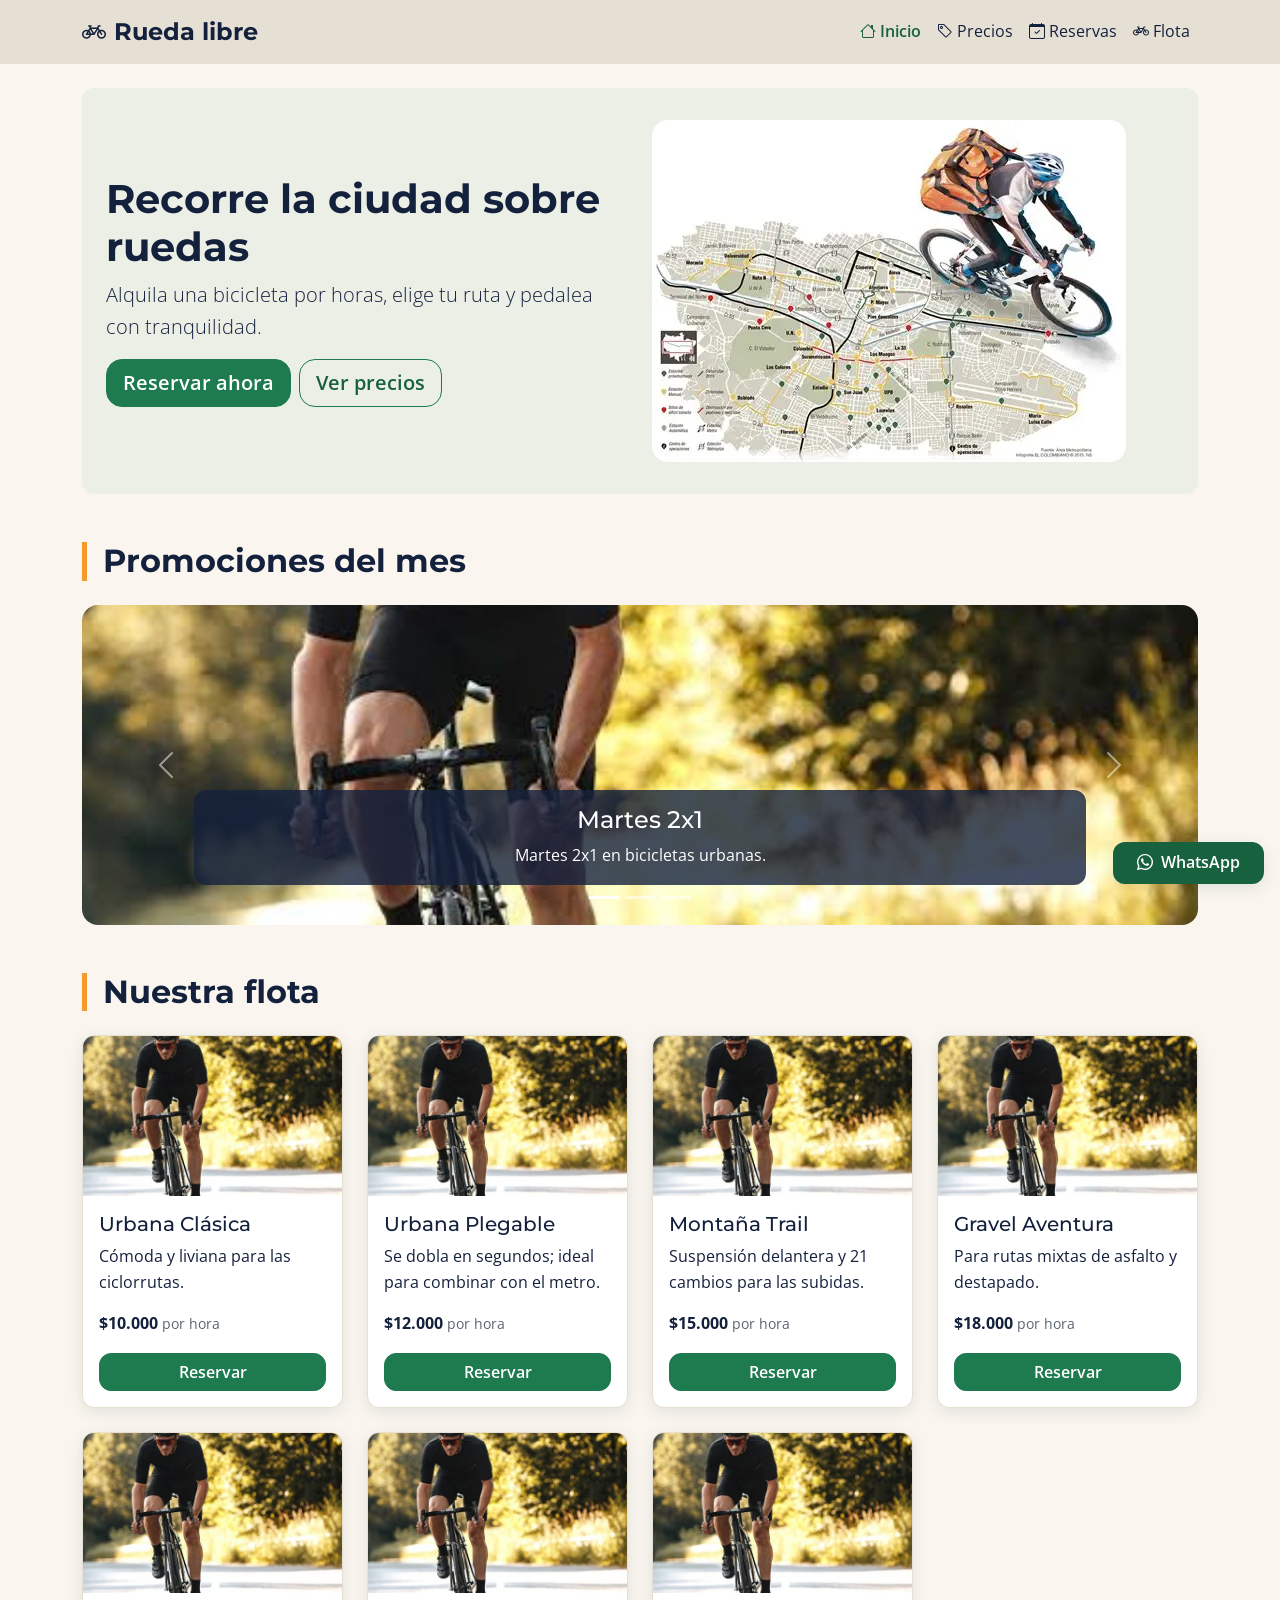
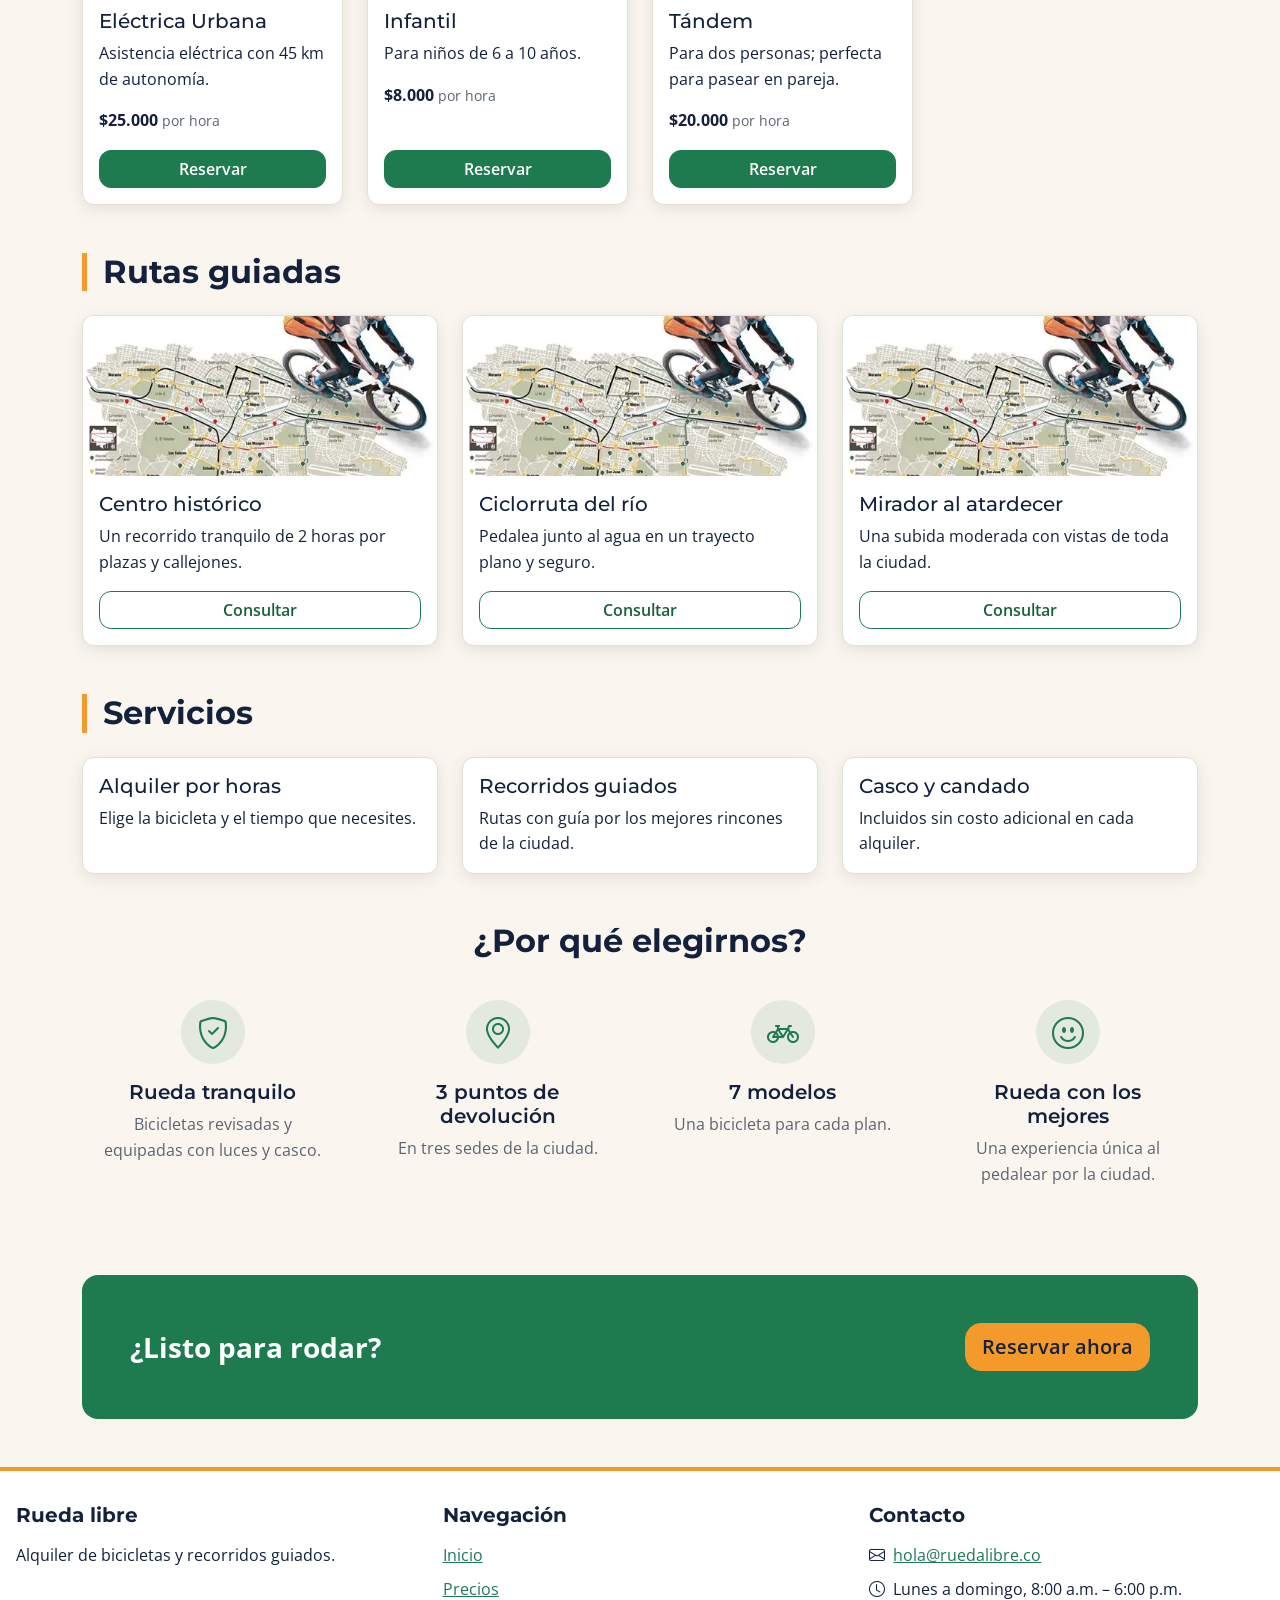
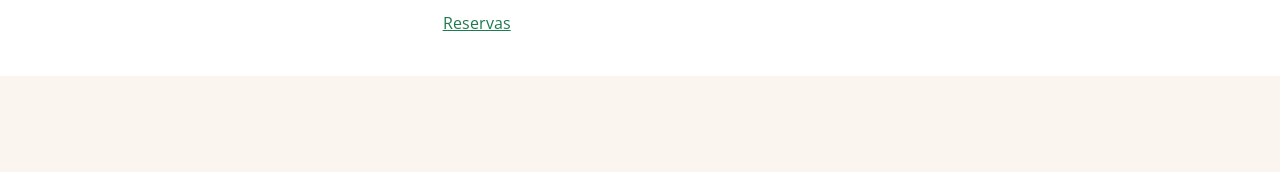
<file: index.html>
<!DOCTYPE html>
<html lang="es">
<head>
    <meta charset="utf-8">
    <meta name="viewport" content="width=device-width, initial-scale=1">
    <title>Rueda libre | Alquiler de bicicletas</title>
    <link rel="preconnect" href="https://fonts.googleapis.com">
    <link rel="preconnect" href="https://fonts.gstatic.com" crossorigin>
    <link href="https://fonts.googleapis.com/css2?family=Montserrat:wght@700&family=Open+Sans:wght@400;600&display=swap" rel="stylesheet">
    <link href="https://cdn.jsdelivr.net/npm/bootstrap@5.3.8/dist/css/bootstrap.min.css" rel="stylesheet" integrity="sha384-sRIl4kxILFvY47J16cr9ZwB07vP4J8+LH7qKQnuqkuIAvNWLzeN8tE5YBujZqJLB" crossorigin="anonymous">
    <link rel="stylesheet" href="https://cdn.jsdelivr.net/npm/bootstrap-icons@1.11.3/font/bootstrap-icons.min.css">
    <link rel="stylesheet" href="css/styles.css">
</head>
<body>
    <header>
        <nav class="navbar navbar-expand-lg navbar-marca">
            <div class="container">
                <a class="navbar-brand logo" href="index.html"><i class="bi bi-bicycle me-2" aria-hidden="true"></i>Rueda libre</a>
                <button class="navbar-toggler" type="button"
                        data-bs-toggle="collapse"
                        data-bs-target="#menuPrincipal"
                        aria-controls="menuPrincipal"
                        aria-expanded="false"
                        aria-label="Abrir menú de navegación">
                    <span class="navbar-toggler-icon"></span>
                </button>
                <div class="collapse navbar-collapse" id="menuPrincipal">
                    <ul class="navbar-nav ms-auto">
                        <li class="nav-item"><a class="nav-link active" href="index.html" aria-current="page"><i class="bi bi-house me-1" aria-hidden="true"></i>Inicio</a></li>
                        <li class="nav-item"><a class="nav-link" href="precios.html"><i class="bi bi-tag me-1" aria-hidden="true"></i>Precios</a></li>
                        <li class="nav-item"><a class="nav-link" href="reservas.html"><i class="bi bi-calendar-check me-1" aria-hidden="true"></i>Reservas</a></li>
                        <li class="nav-item"><a class="nav-link" href="index.html#flota"><i class="bi bi-bicycle me-1" aria-hidden="true"></i>Flota</a></li>
                    </ul>
                </div>
            </div>
        </nav>
    </header>

    <main>
        <div class="container">

            <section id="portada" class="portada-marca my-4">
                <div class="row align-items-center g-4">
                    <div class="col-12 col-md-6">
                        <h1>Recorre la ciudad sobre ruedas</h1>
                        <p class="lead text-start">Alquila una bicicleta por horas, elige tu ruta y pedalea con tranquilidad.</p>
                        <div class="d-flex flex-wrap gap-2">
                            <a href="reservas.html" class="btn btn-primary btn-lg">Reservar ahora</a>
                            <a href="precios.html" class="btn btn-outline-primary btn-lg">Ver precios</a>
                        </div>
                    </div>
                    <div class="col-12 col-md-6">
                        <img src="img/ruta.jpg" alt="Ciclistas recorriendo una ruta de la ciudad" class="img-fluid rounded-3">
                    </div>
                </div>
            </section>

            <section class="py-4" aria-label="Promociones del mes">
                <h2 class="titulo-seccion mb-4">Promociones del mes</h2>
                <div id="promociones" class="carousel slide" data-bs-ride="carousel">
                    <div class="carousel-indicators">
                        <button type="button" data-bs-target="#promociones" data-bs-slide-to="0" class="active" aria-current="true" aria-label="Promoción 1: Martes 2x1"></button>
                        <button type="button" data-bs-target="#promociones" data-bs-slide-to="1" aria-label="Promoción 2: 20 % en eléctricas"></button>
                        <button type="button" data-bs-target="#promociones" data-bs-slide-to="2" aria-label="Promoción 3: recorrido gratis en tu cumpleaños"></button>
                    </div>
                    <div class="carousel-inner rounded-3">
                        <div class="carousel-item active">
                            <img src="img/bicicleta.jpg" class="d-block w-100 carousel-img" alt="Dos bicicletas urbanas listas para alquilar">
                            <div class="carousel-caption">
                                <h3 class="h4">Martes 2x1</h3>
                                <p class="mb-0">Martes 2x1 en bicicletas urbanas.</p>
                            </div>
                        </div>
                        <div class="carousel-item">
                            <img src="img/bicicleta.jpg" class="d-block w-100 carousel-img" alt="Bicicleta eléctrica urbana con asistencia de motor">
                            <div class="carousel-caption">
                                <h3 class="h4">20 % en eléctricas</h3>
                                <p class="mb-0">20 % de descuento en eléctricas de lunes a jueves.</p>
                            </div>
                        </div>
                        <div class="carousel-item">
                            <img src="img/ruta.jpg" class="d-block w-100 carousel-img" alt="Grupo de ciclistas celebrando durante un recorrido guiado">
                            <div class="carousel-caption">
                                <h3 class="h4">Tu cumpleaños, gratis</h3>
                                <p class="mb-0">Si cumples años, el recorrido guiado es gratis.</p>
                            </div>
                        </div>
                    </div>
                    <button class="carousel-control-prev" type="button" data-bs-target="#promociones" data-bs-slide="prev">
                        <span class="carousel-control-prev-icon" aria-hidden="true"></span>
                        <span class="visually-hidden">Anterior</span>
                    </button>
                    <button class="carousel-control-next" type="button" data-bs-target="#promociones" data-bs-slide="next">
                        <span class="carousel-control-next-icon" aria-hidden="true"></span>
                        <span class="visually-hidden">Siguiente</span>
                    </button>
                </div>
            </section>

            <section id="flota" class="py-4">
                <h2 class="titulo-seccion mb-4">Nuestra flota</h2>
                <div class="row g-4">

                    <div class="col-12 col-sm-6 col-lg-4 col-xl-3">
                        <article class="card h-100">
                            <img src="img/bicicleta.jpg" alt="Bicicleta urbana clásica de cuadro bajo" class="card-img-top">
                            <div class="card-body d-flex flex-column">
                                <h3 class="card-title h5">Urbana Clásica</h3>
                                <p class="card-text">Cómoda y liviana para las ciclorrutas.</p>
                                <p class="fw-bold">$10.000 <span class="fw-normal text-body-secondary small">por hora</span></p>
                                <a href="reservas.html" class="btn btn-primary mt-auto">Reservar</a>
                            </div>
                        </article>
                    </div>

                    <div class="col-12 col-sm-6 col-lg-4 col-xl-3">
                        <article class="card h-100">
                            <img src="img/bicicleta.jpg" alt="Bicicleta urbana plegable" class="card-img-top">
                            <div class="card-body d-flex flex-column">
                                <h3 class="card-title h5">Urbana Plegable</h3>
                                <p class="card-text">Se dobla en segundos; ideal para combinar con el metro.</p>
                                <p class="fw-bold">$12.000 <span class="fw-normal text-body-secondary small">por hora</span></p>
                                <a href="reservas.html" class="btn btn-primary mt-auto">Reservar</a>
                            </div>
                        </article>
                    </div>

                    <div class="col-12 col-sm-6 col-lg-4 col-xl-3">
                        <article class="card h-100">
                            <img src="img/bicicleta.jpg" alt="Bicicleta de montaña con suspensión delantera" class="card-img-top">
                            <div class="card-body d-flex flex-column">
                                <h3 class="card-title h5">Montaña Trail</h3>
                                <p class="card-text">Suspensión delantera y 21 cambios para las subidas.</p>
                                <p class="fw-bold">$15.000 <span class="fw-normal text-body-secondary small">por hora</span></p>
                                <a href="reservas.html" class="btn btn-primary mt-auto">Reservar</a>
                            </div>
                        </article>
                    </div>

                    <div class="col-12 col-sm-6 col-lg-4 col-xl-3">
                        <article class="card h-100">
                            <img src="img/bicicleta.jpg" alt="Bicicleta gravel para rutas mixtas" class="card-img-top">
                            <div class="card-body d-flex flex-column">
                                <h3 class="card-title h5">Gravel Aventura</h3>
                                <p class="card-text">Para rutas mixtas de asfalto y destapado.</p>
                                <p class="fw-bold">$18.000 <span class="fw-normal text-body-secondary small">por hora</span></p>
                                <a href="reservas.html" class="btn btn-primary mt-auto">Reservar</a>
                            </div>
                        </article>
                    </div>

                    <div class="col-12 col-sm-6 col-lg-4 col-xl-3">
                        <article class="card h-100">
                            <img src="img/bicicleta.jpg" alt="Bicicleta eléctrica urbana con motor asistido" class="card-img-top">
                            <div class="card-body d-flex flex-column">
                                <h3 class="card-title h5">Eléctrica Urbana</h3>
                                <p class="card-text">Asistencia eléctrica con 45 km de autonomía.</p>
                                <p class="fw-bold">$25.000 <span class="fw-normal text-body-secondary small">por hora</span></p>
                                <a href="reservas.html" class="btn btn-primary mt-auto">Reservar</a>
                            </div>
                        </article>
                    </div>

                    <div class="col-12 col-sm-6 col-lg-4 col-xl-3">
                        <article class="card h-100">
                            <img src="img/bicicleta.jpg" alt="Bicicleta infantil con ruedas pequeñas" class="card-img-top">
                            <div class="card-body d-flex flex-column">
                                <h3 class="card-title h5">Infantil</h3>
                                <p class="card-text">Para niños de 6 a 10 años.</p>
                                <p class="fw-bold">$8.000 <span class="fw-normal text-body-secondary small">por hora</span></p>
                                <a href="reservas.html" class="btn btn-primary mt-auto">Reservar</a>
                            </div>
                        </article>
                    </div>

                    <div class="col-12 col-sm-6 col-lg-4 col-xl-3">
                        <article class="card h-100">
                            <img src="img/bicicleta.jpg" alt="Bicicleta tándem para dos personas" class="card-img-top">
                            <div class="card-body d-flex flex-column">
                                <h3 class="card-title h5">Tándem</h3>
                                <p class="card-text">Para dos personas; perfecta para pasear en pareja.</p>
                                <p class="fw-bold">$20.000 <span class="fw-normal text-body-secondary small">por hora</span></p>
                                <a href="reservas.html" class="btn btn-primary mt-auto">Reservar</a>
                            </div>
                        </article>
                    </div>

                </div>
            </section>

            <section class="py-4">
                <h2 class="titulo-seccion mb-4">Rutas guiadas</h2>
                <div class="row g-4">
                    <div class="col-12 col-md-4">
                        <article class="card h-100">
                            <img src="img/ruta.jpg" alt="Ruta por el centro histórico" class="card-img-top">
                            <div class="card-body d-flex flex-column">
                                <h3 class="card-title h5">Centro histórico</h3>
                                <p class="card-text">Un recorrido tranquilo de 2 horas por plazas y callejones.</p>
                                <a href="precios.html" class="btn btn-outline-primary mt-auto">Consultar</a>
                            </div>
                        </article>
                    </div>
                    <div class="col-12 col-md-4">
                        <article class="card h-100">
                            <img src="img/ruta.jpg" alt="Ruta por la ciclorruta del río" class="card-img-top">
                            <div class="card-body d-flex flex-column">
                                <h3 class="card-title h5">Ciclorruta del río</h3>
                                <p class="card-text">Pedalea junto al agua en un trayecto plano y seguro.</p>
                                <a href="precios.html" class="btn btn-outline-primary mt-auto">Consultar</a>
                            </div>
                        </article>
                    </div>
                    <div class="col-12 col-md-4">
                        <article class="card h-100">
                            <img src="img/ruta.jpg" alt="Ruta de montaña al atardecer" class="card-img-top">
                            <div class="card-body d-flex flex-column">
                                <h3 class="card-title h5">Mirador al atardecer</h3>
                                <p class="card-text">Una subida moderada con vistas de toda la ciudad.</p>
                                <a href="precios.html" class="btn btn-outline-primary mt-auto">Consultar</a>
                            </div>
                        </article>
                    </div>
                </div>
            </section>

            <section class="py-4">
                <h2 class="titulo-seccion mb-4">Servicios</h2>
                <div class="row g-4">
                    <div class="col-12 col-md-4">
                        <div class="card h-100"><div class="card-body">
                            <h3 class="card-title h5">Alquiler por horas</h3>
                            <p class="card-text">Elige la bicicleta y el tiempo que necesites.</p>
                        </div></div>
                    </div>
                    <div class="col-12 col-md-4">
                        <div class="card h-100"><div class="card-body">
                            <h3 class="card-title h5">Recorridos guiados</h3>
                            <p class="card-text">Rutas con guía por los mejores rincones de la ciudad.</p>
                        </div></div>
                    </div>
                    <div class="col-12 col-md-4">
                        <div class="card h-100"><div class="card-body">
                            <h3 class="card-title h5">Casco y candado</h3>
                            <p class="card-text">Incluidos sin costo adicional en cada alquiler.</p>
                        </div></div>
                    </div>
                </div>
            </section>

            <section class="py-4">
                <h2 class="text-center mb-4">¿Por qué elegirnos?</h2>
                <div class="row g-4">
                    <div class="col-12 col-sm-6 col-lg-3">
                        <div class="text-center p-3">
                            <span class="icono-beneficio text-primary"><i class="bi bi-shield-check" aria-hidden="true"></i></span>
                            <h3 class="h5 fw-semibold">Rueda tranquilo</h3>
                            <p class="text-body-secondary mb-0">Bicicletas revisadas y equipadas con luces y casco.</p>
                        </div>
                    </div>
                    <div class="col-12 col-sm-6 col-lg-3">
                        <div class="text-center p-3">
                            <span class="icono-beneficio text-primary"><i class="bi bi-geo-alt" aria-hidden="true"></i></span>
                            <h3 class="h5 fw-semibold">3 puntos de devolución</h3>
                            <p class="text-body-secondary mb-0">En tres sedes de la ciudad.</p>
                        </div>
                    </div>
                    <div class="col-12 col-sm-6 col-lg-3">
                        <div class="text-center p-3">
                            <span class="icono-beneficio text-primary"><i class="bi bi-bicycle" aria-hidden="true"></i></span>
                            <h3 class="h5 fw-semibold">7 modelos</h3>
                            <p class="text-body-secondary mb-0">Una bicicleta para cada plan.</p>
                        </div>
                    </div>
                    <div class="col-12 col-sm-6 col-lg-3">
                        <div class="text-center p-3">
                            <span class="icono-beneficio text-primary"><i class="bi bi-emoji-smile" aria-hidden="true"></i></span>
                            <h3 class="h5 fw-semibold">Rueda con los mejores</h3>
                            <p class="text-body-secondary mb-0">Una experiencia única al pedalear por la ciudad.</p>
                        </div>
                    </div>
                </div>
            </section>

            <section class="text-bg-primary rounded-3 p-3 p-md-5 my-5">
                <div class="d-flex flex-column flex-md-row align-items-center justify-content-md-between gap-3">
                    <p class="fs-3 fw-bold mb-0">¿Listo para rodar?</p>
                    <a href="reservas.html" class="btn btn-pedal btn-lg">Reservar ahora</a>
                </div>
            </section>

        </div>
    </main>

    <footer class="pie">
        <div class="pie-bloque">
            <h2>Rueda libre</h2>
            <p>Alquiler de bicicletas y recorridos guiados.</p>
        </div>
        <div class="pie-bloque">
            <h2>Navegación</h2>
            <ul class="pie-lista">
                <li><a href="index.html">Inicio</a></li>
                <li><a href="precios.html">Precios</a></li>
                <li><a href="reservas.html">Reservas</a></li>
            </ul>
        </div>
        <div class="pie-bloque">
            <h2>Contacto</h2>
            <ul class="pie-lista">
                <li><i class="bi bi-envelope me-2" aria-hidden="true"></i><a href="mailto:hola@ruedalibre.co">hola@ruedalibre.co</a></li>
                <li><i class="bi bi-clock me-2" aria-hidden="true"></i>Lunes a domingo, 8:00 a.m. – 6:00 p.m.</li>
            </ul>
        </div>
    </footer>

    <a href="https://wa.me/573000000000" class="whatsapp" target="_blank" rel="noopener noreferrer"><i class="bi bi-whatsapp me-2" aria-hidden="true"></i>WhatsApp</a>

    <script src="https://cdn.jsdelivr.net/npm/bootstrap@5.3.8/dist/js/bootstrap.bundle.min.js" integrity="sha384-FKyoEForCGlyvwx9Hj09JcYn3nv7wiPVlz7YYwJrWVcXK/BmnVDxM+D2scQbITxI" crossorigin="anonymous"></script>
</body>
</html>
</file>
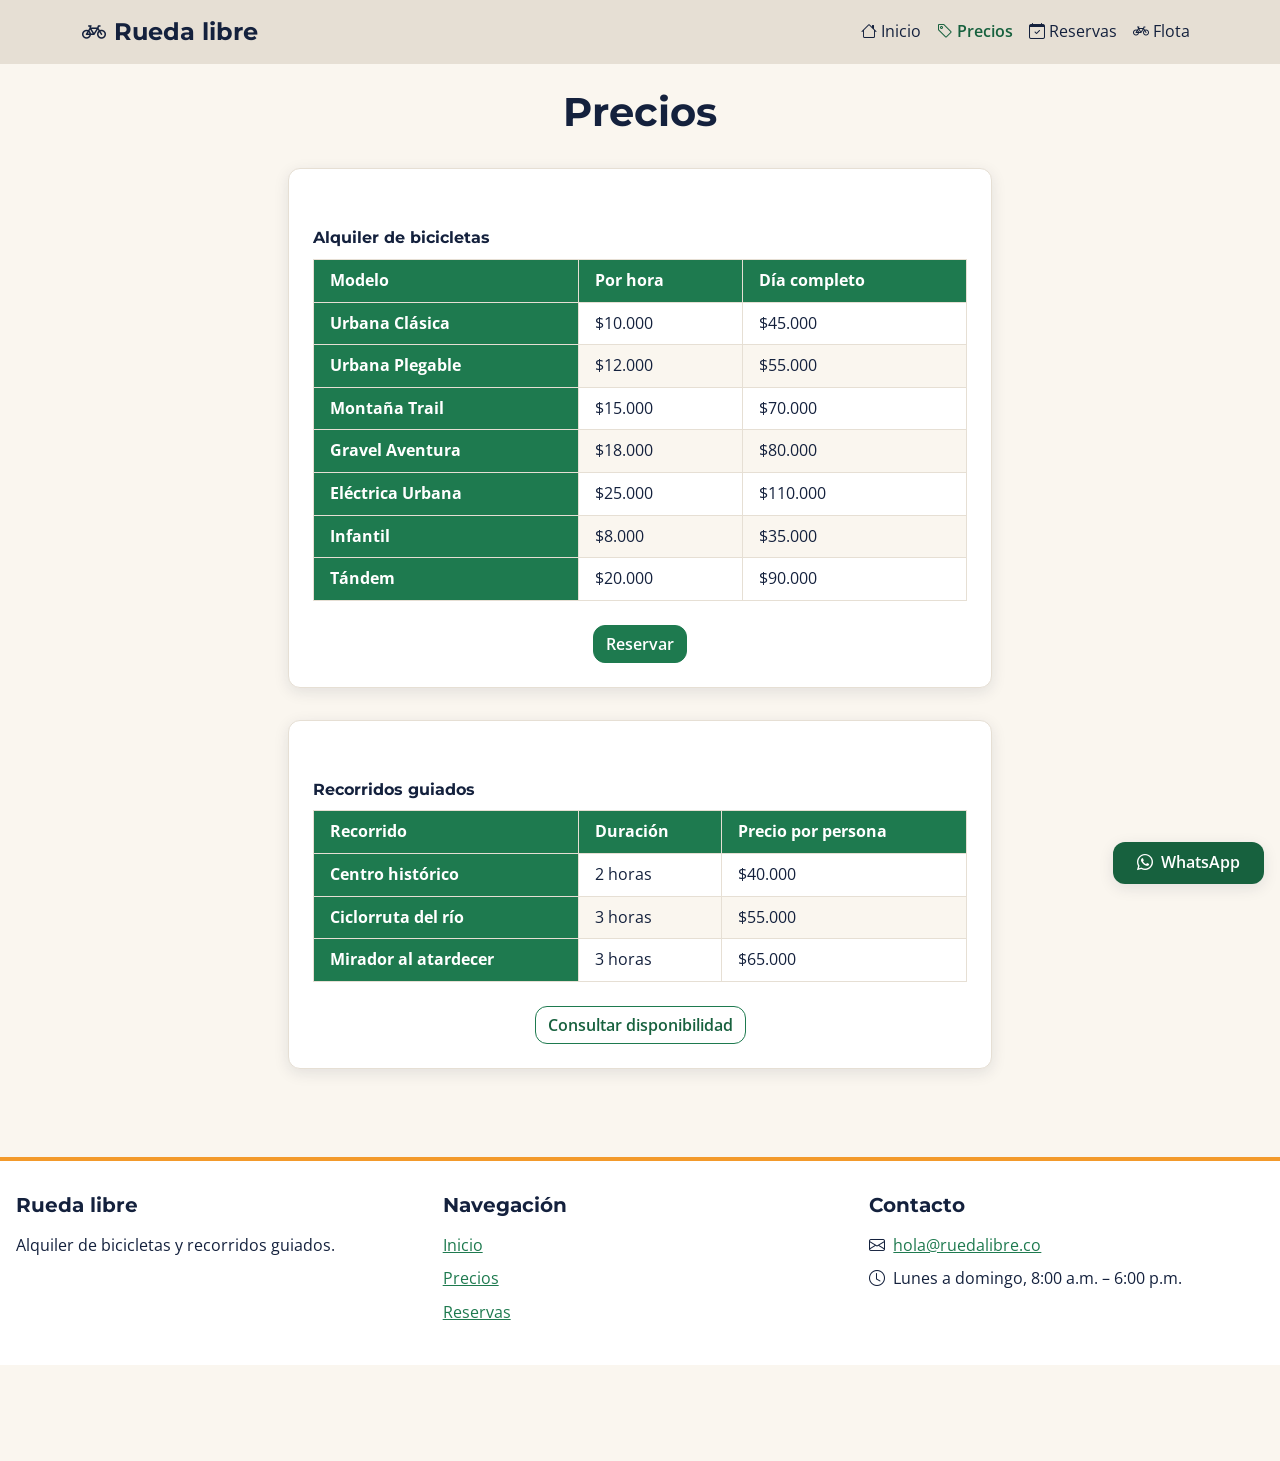
<file: precios.html>
<!DOCTYPE html>
<html lang="es">
<head>
    <meta charset="utf-8">
    <meta name="viewport" content="width=device-width, initial-scale=1">
    <title>Precios | Rueda libre</title>
    <link rel="preconnect" href="https://fonts.googleapis.com">
    <link rel="preconnect" href="https://fonts.gstatic.com" crossorigin>
    <link href="https://fonts.googleapis.com/css2?family=Montserrat:wght@700&family=Open+Sans:wght@400;600&display=swap" rel="stylesheet">
    <link href="https://cdn.jsdelivr.net/npm/bootstrap@5.3.8/dist/css/bootstrap.min.css" rel="stylesheet" integrity="sha384-sRIl4kxILFvY47J16cr9ZwB07vP4J8+LH7qKQnuqkuIAvNWLzeN8tE5YBujZqJLB" crossorigin="anonymous">
    <link rel="stylesheet" href="https://cdn.jsdelivr.net/npm/bootstrap-icons@1.11.3/font/bootstrap-icons.min.css">
    <link rel="stylesheet" href="css/styles.css">
</head>
<body>
    <header>
        <nav class="navbar navbar-expand-lg navbar-marca">
            <div class="container">
                <a class="navbar-brand logo" href="index.html"><i class="bi bi-bicycle me-2" aria-hidden="true"></i>Rueda libre</a>
                <button class="navbar-toggler" type="button"
                        data-bs-toggle="collapse"
                        data-bs-target="#menuPrincipal"
                        aria-controls="menuPrincipal"
                        aria-expanded="false"
                        aria-label="Abrir menú de navegación">
                    <span class="navbar-toggler-icon"></span>
                </button>
                <div class="collapse navbar-collapse" id="menuPrincipal">
                    <ul class="navbar-nav ms-auto">
                        <li class="nav-item"><a class="nav-link" href="index.html"><i class="bi bi-house me-1" aria-hidden="true"></i>Inicio</a></li>
                        <li class="nav-item"><a class="nav-link active" href="precios.html" aria-current="page"><i class="bi bi-tag me-1" aria-hidden="true"></i>Precios</a></li>
                        <li class="nav-item"><a class="nav-link" href="reservas.html"><i class="bi bi-calendar-check me-1" aria-hidden="true"></i>Reservas</a></li>
                        <li class="nav-item"><a class="nav-link" href="index.html#flota"><i class="bi bi-bicycle me-1" aria-hidden="true"></i>Flota</a></li>
                    </ul>
                </div>
            </div>
        </nav>
    </header>

    <main class="container py-4">
        <h1 class="text-center">Precios</h1>

        <section id="precio_alquiler" class="tarjeta">
            <div class="table-responsive">
                <table>
                    <caption>Alquiler de bicicletas</caption>
                    <thead>
                        <tr>
                            <th scope="col">Modelo</th>
                            <th scope="col">Por hora</th>
                            <th scope="col">Día completo</th>
                        </tr>
                    </thead>
                    <tbody>
                        <tr><th scope="row">Urbana Clásica</th><td>$10.000</td><td>$45.000</td></tr>
                        <tr><th scope="row">Urbana Plegable</th><td>$12.000</td><td>$55.000</td></tr>
                        <tr><th scope="row">Montaña Trail</th><td>$15.000</td><td>$70.000</td></tr>
                        <tr><th scope="row">Gravel Aventura</th><td>$18.000</td><td>$80.000</td></tr>
                        <tr><th scope="row">Eléctrica Urbana</th><td>$25.000</td><td>$110.000</td></tr>
                        <tr><th scope="row">Infantil</th><td>$8.000</td><td>$35.000</td></tr>
                        <tr><th scope="row">Tándem</th><td>$20.000</td><td>$90.000</td></tr>
                    </tbody>
                </table>
            </div>
            <div class="text-center">
                <a href="reservas.html" class="btn btn-primary">Reservar</a>
            </div>
        </section>

        <section id="recorridos_guiados" class="tarjeta">
            <div class="table-responsive">
                <table>
                    <caption>Recorridos guiados</caption>
                    <thead>
                        <tr>
                            <th scope="col">Recorrido</th>
                            <th scope="col">Duración</th>
                            <th scope="col">Precio por persona</th>
                        </tr>
                    </thead>
                    <tbody>
                        <tr><th scope="row">Centro histórico</th><td>2 horas</td><td>$40.000</td></tr>
                        <tr><th scope="row">Ciclorruta del río</th><td>3 horas</td><td>$55.000</td></tr>
                        <tr><th scope="row">Mirador al atardecer</th><td>3 horas</td><td>$65.000</td></tr>
                    </tbody>
                </table>
            </div>
            <div class="text-center">
                <a href="reservas.html" class="btn btn-outline-primary">Consultar disponibilidad</a>
            </div>
        </section>
    </main>

    <footer class="pie">
        <div class="pie-bloque">
            <h2>Rueda libre</h2>
            <p>Alquiler de bicicletas y recorridos guiados.</p>
        </div>
        <div class="pie-bloque">
            <h2>Navegación</h2>
            <ul class="pie-lista">
                <li><a href="index.html">Inicio</a></li>
                <li><a href="precios.html">Precios</a></li>
                <li><a href="reservas.html">Reservas</a></li>
            </ul>
        </div>
        <div class="pie-bloque">
            <h2>Contacto</h2>
            <ul class="pie-lista">
                <li><i class="bi bi-envelope me-2" aria-hidden="true"></i><a href="mailto:hola@ruedalibre.co">hola@ruedalibre.co</a></li>
                <li><i class="bi bi-clock me-2" aria-hidden="true"></i>Lunes a domingo, 8:00 a.m. – 6:00 p.m.</li>
            </ul>
        </div>
    </footer>

    <a href="https://wa.me/573000000000" class="whatsapp" target="_blank" rel="noopener noreferrer"><i class="bi bi-whatsapp me-2" aria-hidden="true"></i>WhatsApp</a>

    <script src="https://cdn.jsdelivr.net/npm/bootstrap@5.3.8/dist/js/bootstrap.bundle.min.js" integrity="sha384-FKyoEForCGlyvwx9Hj09JcYn3nv7wiPVlz7YYwJrWVcXK/BmnVDxM+D2scQbITxI" crossorigin="anonymous"></script>
</body>
</html>
</file>
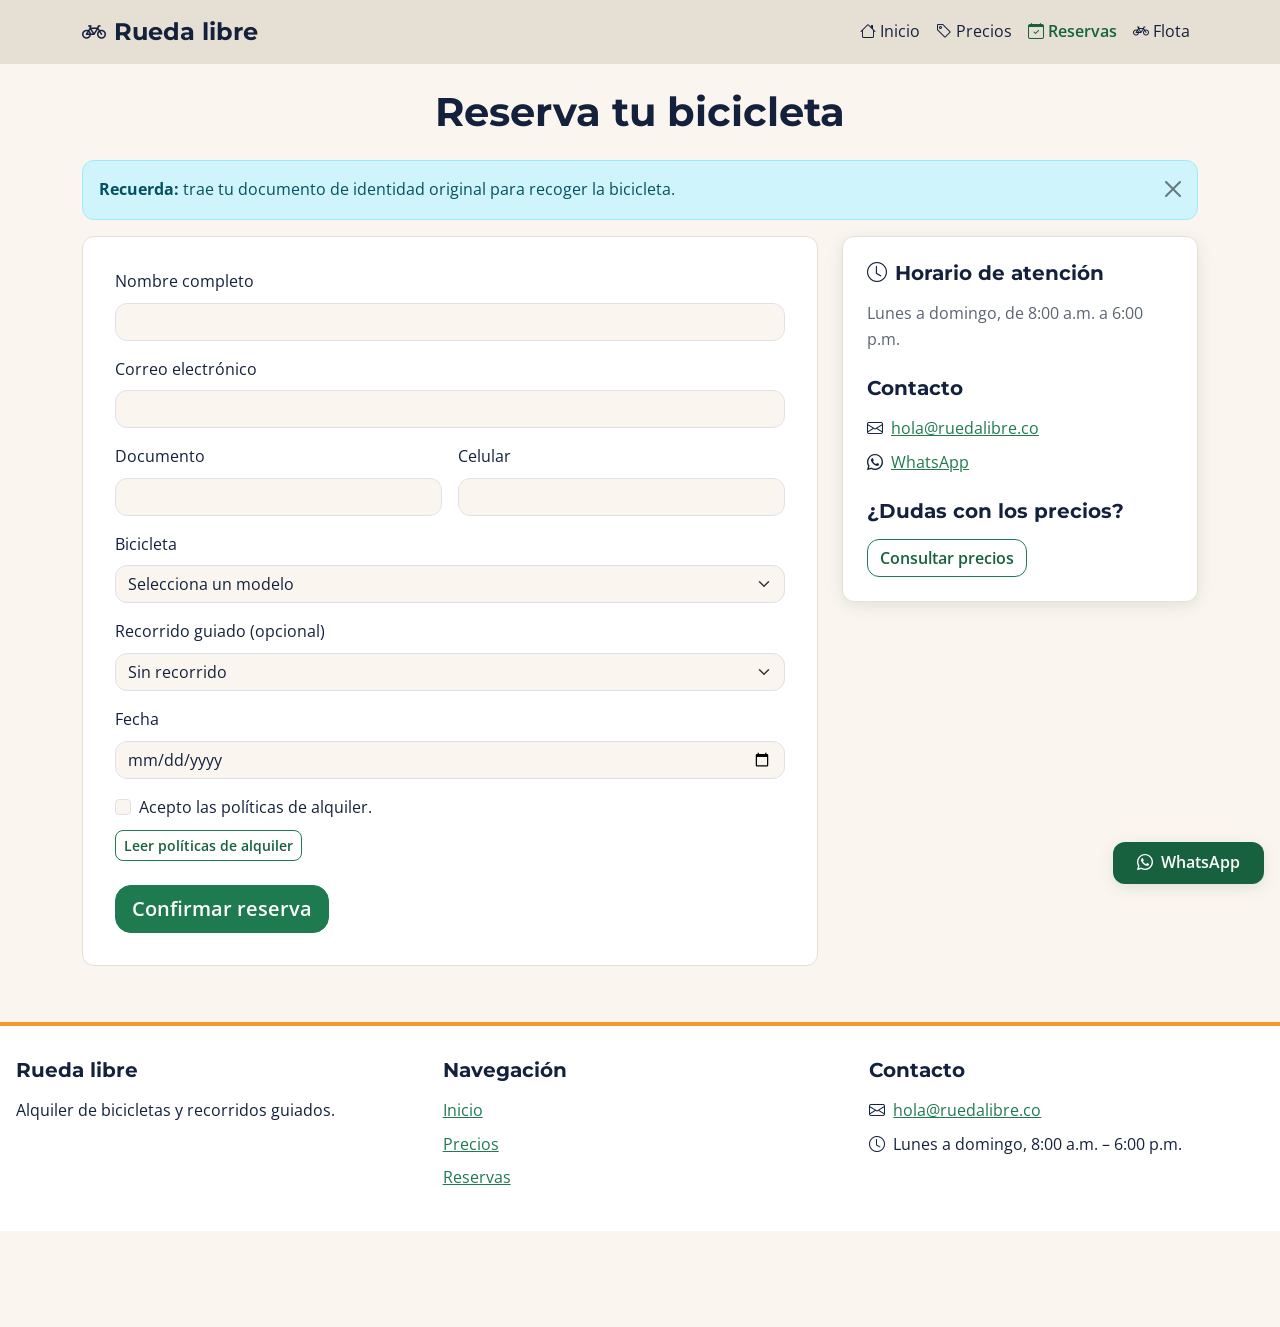
<file: reservas.html>
<!DOCTYPE html>
<html lang="es">
<head>
    <meta charset="utf-8">
    <meta name="viewport" content="width=device-width, initial-scale=1">
    <title>Reservas | Rueda libre</title>
    <link rel="preconnect" href="https://fonts.googleapis.com">
    <link rel="preconnect" href="https://fonts.gstatic.com" crossorigin>
    <link href="https://fonts.googleapis.com/css2?family=Montserrat:wght@700&family=Open+Sans:wght@400;600&display=swap" rel="stylesheet">
    <link href="https://cdn.jsdelivr.net/npm/bootstrap@5.3.8/dist/css/bootstrap.min.css" rel="stylesheet" integrity="sha384-sRIl4kxILFvY47J16cr9ZwB07vP4J8+LH7qKQnuqkuIAvNWLzeN8tE5YBujZqJLB" crossorigin="anonymous">
    <link rel="stylesheet" href="https://cdn.jsdelivr.net/npm/bootstrap-icons@1.11.3/font/bootstrap-icons.min.css">
    <link rel="stylesheet" href="css/styles.css">
</head>
<body>
    <header>
        <nav class="navbar navbar-expand-lg navbar-marca">
            <div class="container">
                <a class="navbar-brand logo" href="index.html"><i class="bi bi-bicycle me-2" aria-hidden="true"></i>Rueda libre</a>
                <button class="navbar-toggler" type="button"
                        data-bs-toggle="collapse"
                        data-bs-target="#menuPrincipal"
                        aria-controls="menuPrincipal"
                        aria-expanded="false"
                        aria-label="Abrir menú de navegación">
                    <span class="navbar-toggler-icon"></span>
                </button>
                <div class="collapse navbar-collapse" id="menuPrincipal">
                    <ul class="navbar-nav ms-auto">
                        <li class="nav-item"><a class="nav-link" href="index.html"><i class="bi bi-house me-1" aria-hidden="true"></i>Inicio</a></li>
                        <li class="nav-item"><a class="nav-link" href="precios.html"><i class="bi bi-tag me-1" aria-hidden="true"></i>Precios</a></li>
                        <li class="nav-item"><a class="nav-link active" href="reservas.html" aria-current="page"><i class="bi bi-calendar-check me-1" aria-hidden="true"></i>Reservas</a></li>
                        <li class="nav-item"><a class="nav-link" href="index.html#flota"><i class="bi bi-bicycle me-1" aria-hidden="true"></i>Flota</a></li>
                    </ul>
                </div>
            </div>
        </nav>
    </header>

    <main class="container py-4">
        <h1 class="text-center mb-4">Reserva tu bicicleta</h1>

        <div class="alert alert-info alert-dismissible fade show" role="alert">
            <strong>Recuerda:</strong> trae tu documento de identidad original para recoger la bicicleta.
            <button type="button" class="btn-close" data-bs-dismiss="alert" aria-label="Cerrar aviso"></button>
        </div>

        <div class="row g-4">

            <div class="col-12 col-lg-8">
            <form class="formulario needs-validation" action="#" method="post" novalidate>
                <div class="mb-3">
                    <label for="nombre" class="form-label">Nombre completo</label>
                    <input type="text" class="form-control" id="nombre" name="nombre" autocomplete="name" minlength="3" maxlength="60" required>
                    <div class="invalid-feedback">Escribe tu nombre completo (mínimo 3 letras).</div>
                </div>

                <div class="mb-3">
                    <label for="correo" class="form-label">Correo electrónico</label>
                    <input type="email" class="form-control" id="correo" name="correo" autocomplete="email" required>
                    <div class="invalid-feedback">Escribe un correo válido, por ejemplo nombre@correo.com.</div>
                </div>

                <div class="row g-3 mb-3">
                    <div class="col-12 col-md-6">
                        <label for="documento" class="form-label">Documento</label>
                        <input type="text" class="form-control" id="documento" name="documento" inputmode="numeric" pattern="[0-9]{6,12}" required>
                        <div class="invalid-feedback">Escribe solo números, entre 6 y 12 dígitos, sin puntos ni espacios.</div>
                    </div>
                    <div class="col-12 col-md-6">
                        <label for="telefono" class="form-label">Celular</label>
                        <input type="tel" class="form-control" id="telefono" name="telefono" inputmode="tel" autocomplete="tel" pattern="[0-9]{10}" required>
                        <div class="invalid-feedback">Escribe los 10 dígitos de tu celular, sin espacios ni guiones.</div>
                    </div>
                </div>

                <div class="mb-3">
                    <label for="bicicleta" class="form-label">Bicicleta</label>
                    <select class="form-select" id="bicicleta" name="bicicleta" required>
                        <option value="">Selecciona un modelo</option>
                        <option value="urbana-clasica">Urbana Clásica</option>
                        <option value="urbana-plegable">Urbana Plegable</option>
                        <option value="montana-trail">Montaña Trail</option>
                        <option value="gravel-aventura">Gravel Aventura</option>
                        <option value="electrica-urbana">Eléctrica Urbana</option>
                        <option value="infantil">Infantil</option>
                        <option value="tandem">Tándem</option>
                    </select>
                    <div class="invalid-feedback">Elige el modelo de bicicleta que quieres alquilar.</div>
                </div>

                <div class="mb-3">
                    <label for="recorrido" class="form-label">Recorrido guiado (opcional)</label>
                    <select class="form-select" id="recorrido" name="recorrido">
                        <option value="">Sin recorrido</option>
                        <option value="centro-historico">Centro histórico</option>
                        <option value="ciclorruta-rio">Ciclorruta del río</option>
                        <option value="mirador-atardecer">Mirador al atardecer</option>
                    </select>
                </div>

                <div class="mb-3">
                    <label for="fecha" class="form-label">Fecha</label>
                    <input type="date" class="form-control" id="fecha" name="fecha" required>
                    <div class="invalid-feedback">Elige una fecha desde hoy y hasta dentro de 90 días.</div>
                </div>

                <div class="mb-4">
                    <div class="form-check">
                        <input class="form-check-input" type="checkbox" id="terminos" name="terminos" required>
                        <label class="form-check-label" for="terminos">Acepto las políticas de alquiler.</label>
                        <div class="invalid-feedback">Debes aceptar las políticas para poder reservar.</div>
                    </div>
                    <button type="button" class="btn btn-outline-primary btn-sm mt-2" data-bs-toggle="modal" data-bs-target="#modalPoliticas">Leer políticas de alquiler</button>
                </div>

                <button type="submit" class="btn btn-primary btn-lg">Confirmar reserva</button>
            </form>
            </div>

            <div class="col-12 col-lg-4">
            <aside class="info-contacto">
                <h3><i class="bi bi-clock me-2" aria-hidden="true"></i>Horario de atención</h3>
                <p class="texto_secundario text-start">Lunes a domingo, de 8:00 a.m. a 6:00 p.m.</p>

                <h3>Contacto</h3>
                <ul class="pie-lista">
                    <li><i class="bi bi-envelope me-2" aria-hidden="true"></i><a href="mailto:hola@ruedalibre.co">hola@ruedalibre.co</a></li>
                    <li><i class="bi bi-whatsapp me-2" aria-hidden="true"></i><a href="https://wa.me/573000000000" target="_blank" rel="noopener noreferrer">WhatsApp</a></li>
                </ul>

                <h3>¿Dudas con los precios?</h3>
                <a href="precios.html" class="btn btn-outline-primary">Consultar precios</a>
            </aside>
            </div>

        </div>
    </main>

    <footer class="pie">
        <div class="pie-bloque">
            <h2>Rueda libre</h2>
            <p>Alquiler de bicicletas y recorridos guiados.</p>
        </div>
        <div class="pie-bloque">
            <h2>Navegación</h2>
            <ul class="pie-lista">
                <li><a href="index.html">Inicio</a></li>
                <li><a href="precios.html">Precios</a></li>
                <li><a href="reservas.html">Reservas</a></li>
            </ul>
        </div>
        <div class="pie-bloque">
            <h2>Contacto</h2>
            <ul class="pie-lista">
                <li><i class="bi bi-envelope me-2" aria-hidden="true"></i><a href="mailto:hola@ruedalibre.co">hola@ruedalibre.co</a></li>
                <li><i class="bi bi-clock me-2" aria-hidden="true"></i>Lunes a domingo, 8:00 a.m. – 6:00 p.m.</li>
            </ul>
        </div>
    </footer>

    <div class="modal fade" id="modalPoliticas" tabindex="-1" aria-labelledby="tituloPoliticas" aria-hidden="true">
        <div class="modal-dialog modal-dialog-scrollable">
            <div class="modal-content">
                <div class="modal-header">
                    <h2 class="modal-title h5" id="tituloPoliticas">Políticas de alquiler</h2>
                    <button type="button" class="btn-close" data-bs-dismiss="modal" aria-label="Cerrar"></button>
                </div>
                <div class="modal-body">
                    <ol class="mb-0">
                        <li>Presenta tu documento de identidad original al recoger la bicicleta.</li>
                        <li>Revisa la bicicleta con el asesor antes de salir.</li>
                        <li>Cada 15 minutos de retraso en la devolución tienen un recargo de $5.000.</li>
                        <li>Los daños por mal uso se cobran según el costo de la reparación.</li>
                        <li>Los menores de edad deben estar acompañados por un adulto responsable.</li>
                    </ol>
                </div>
                <div class="modal-footer">
                    <button type="button" class="btn btn-primary" data-bs-dismiss="modal">Entendido</button>
                </div>
            </div>
        </div>
    </div>

    <a href="https://wa.me/573000000000" class="whatsapp" target="_blank" rel="noopener noreferrer"><i class="bi bi-whatsapp me-2" aria-hidden="true"></i>WhatsApp</a>

    <script src="https://cdn.jsdelivr.net/npm/bootstrap@5.3.8/dist/js/bootstrap.bundle.min.js" integrity="sha384-FKyoEForCGlyvwx9Hj09JcYn3nv7wiPVlz7YYwJrWVcXK/BmnVDxM+D2scQbITxI" crossorigin="anonymous"></script>
    <script>
    // Ejemplo de JavaScript de inicio de la documentación de Bootstrap para validación
    (() => {
      'use strict'

      // Fetch all the forms we want to apply custom Bootstrap validation styles to
      const forms = document.querySelectorAll('.needs-validation')

      // Loop over them and prevent submission
      Array.from(forms).forEach(form => {
        form.addEventListener('submit', event => {
          if (!form.checkValidity()) {
            event.preventDefault()
            event.stopPropagation()
          }

          form.classList.add('was-validated')
        }, false)
      })
    })()
    </script>

    <script>
    // Fecha: desde hoy hasta 90 días (reglas nativas min y max)
    (() => {
      const fecha = document.getElementById('fecha')
      const f = d => d.toLocaleDateString('en-CA')
      const hoy = new Date()
      const limite = new Date()
      limite.setDate(hoy.getDate() + 90)
      fecha.min = f(hoy)
      fecha.max = f(limite)
    })()
    </script>
</body>
</html>
</file>
<file: css/styles.css>
:root {
   
    --color-primary: #1E7A4F;
    --color-primary-hover: #17613E;
    --color-primary-active: #124A2F;

  
    --color-secondary: #F39A2B;
    --color-secondary-hover: #D98216;
    --color-secondary-active: #C97A10;

  
    --color-heading: #14213D;
    --color-background: #FAF6EF;
    --color-text-secondary: #5B6470;
    --color-card: #FFFFFF;
    --color-border: #E6DFD4;
    --color-sombra: rgba(20, 33, 61, 0.10);
    --color-foco-halo: rgba(20, 33, 61, 0.30);

   
    --border-radius: 0.75rem;
    --shadow-card: 0 4px 15px var(--color-sombra);

    
    --font-heading: "Montserrat", Arial, sans-serif;
    --font-body: "Open Sans", Arial, sans-serif;

    
    --space-sm: 0.5rem;
    --space-md: 1rem;
    --space-lg: 1.5rem;
    --space-xl: 2rem;

   
    --bs-primary: var(--color-primary);
    --bs-primary-rgb: 30, 122, 79;               
    --bs-body-font-family: var(--font-body);
    --bs-body-bg: var(--color-background);
    --bs-body-color: var(--color-heading);
    --bs-secondary-color: var(--color-text-secondary);   
    --bs-link-color: var(--color-primary);
    --bs-link-color-rgb: 30, 122, 79;
    --bs-link-hover-color: var(--color-primary-hover);
    --bs-link-hover-color-rgb: 23, 97, 62;
    --bs-border-radius: var(--border-radius);
    --bs-border-radius-sm: 0.5rem;              
    --bs-border-radius-lg: 1rem;                 
}


body {
    padding-bottom: 6rem;               
    line-height: 1.6;
}

h1, h2, h3, h4, h5, h6 {
    font-family: var(--font-heading);
    font-weight: 700;
    color: var(--color-heading);
}

a:focus-visible,
button:focus-visible {
    outline: 3px solid var(--color-heading);
    outline-offset: 3px;
}

.logo {
    font-family: var(--font-heading);
    font-size: 1.5rem;
    font-weight: 700;
}

.texto_secundario {
    color: var(--color-text-secondary);
}


.btn-primary {
    --bs-btn-color: var(--color-card);
    --bs-btn-bg: var(--color-primary);
    --bs-btn-border-color: var(--color-primary);
    --bs-btn-hover-color: var(--color-card);
    --bs-btn-hover-bg: var(--color-primary-hover);
    --bs-btn-hover-border-color: var(--color-primary-hover);
    --bs-btn-active-color: var(--color-card);
    --bs-btn-active-bg: var(--color-primary-active);
    --bs-btn-active-border-color: var(--color-primary-active);
    --bs-btn-focus-shadow-rgb: 30, 122, 79;
    --bs-btn-disabled-bg: var(--color-primary);
    --bs-btn-disabled-border-color: var(--color-primary);
    font-weight: 600;
}

.btn-outline-primary {
    --bs-btn-color: var(--color-primary-hover);
    --bs-btn-border-color: var(--color-primary);
    --bs-btn-hover-color: var(--color-card);
    --bs-btn-hover-bg: var(--color-primary);
    --bs-btn-hover-border-color: var(--color-primary);
    --bs-btn-active-color: var(--color-card);
    --bs-btn-active-bg: var(--color-primary-active);
    --bs-btn-active-border-color: var(--color-primary-active);
    --bs-btn-focus-shadow-rgb: 30, 122, 79;
    --bs-btn-disabled-color: var(--color-primary-hover);
    --bs-btn-disabled-border-color: var(--color-primary);
    font-weight: 600;
}


.btn-pedal {
    --bs-btn-color: var(--color-heading);
    --bs-btn-bg: var(--color-secondary);
    --bs-btn-border-color: var(--color-secondary);
    --bs-btn-hover-color: var(--color-heading);
    --bs-btn-hover-bg: var(--color-secondary-hover);
    --bs-btn-hover-border-color: var(--color-secondary-hover);
    --bs-btn-active-color: var(--color-heading);
    --bs-btn-active-bg: var(--color-secondary-active);
    --bs-btn-active-border-color: var(--color-secondary-active);
    --bs-btn-focus-shadow-rgb: 243, 154, 43;
    --bs-btn-disabled-color: var(--color-heading);
    --bs-btn-disabled-bg: var(--color-secondary);
    --bs-btn-disabled-border-color: var(--color-secondary);
    font-weight: 600;
}


.navbar-marca {
    --bs-navbar-color: var(--color-heading);
    --bs-navbar-hover-color: var(--color-primary-hover);
    --bs-navbar-active-color: var(--color-primary-hover);
    --bs-navbar-brand-color: var(--color-heading);
    --bs-navbar-brand-hover-color: var(--color-primary-hover);
    background-color: var(--color-border);
}

.navbar-marca .nav-link.active {
    font-weight: 600;
}


.portada-marca {
    padding: var(--space-xl) var(--space-lg);
    background-color: rgba(var(--bs-primary-rgb), 0.06);
    border-radius: var(--border-radius);
}


.titulo-seccion {
    padding-left: var(--space-md);
    border-left: 0.35rem solid var(--color-secondary);
}


.icono-beneficio {
    display: inline-flex;
    align-items: center;
    justify-content: center;
    width: 4rem;
    height: 4rem;
    margin-bottom: var(--space-md);
    font-size: 2rem;
    background-color: rgba(var(--bs-primary-rgb), 0.10);
    border-radius: 50%;
}


.pie {
    display: flex;
    flex-wrap: wrap;
    justify-content: space-between;
    align-items: flex-start;
    gap: var(--space-xl);
    margin-top: var(--space-xl);
    padding: var(--space-xl) var(--space-md);
    background-color: var(--color-card);
    border-top: 0.25rem solid var(--color-secondary);
}

.pie-bloque {
    flex: 1 1 14rem;
}

.pie h2 {
    margin: 0 0 var(--space-md);
    font-size: 1.25rem;
}

.pie p {
    margin-top: 0;
}

.pie-lista {
    margin: 0;
    padding: 0;
    list-style: none;
}

.pie-lista li {
    margin-bottom: var(--space-sm);
}


.whatsapp {
    position: fixed;
    right: var(--space-md);
    bottom: var(--space-md);
    z-index: 1030;
    padding: var(--space-sm) var(--space-lg);
    background-color: var(--color-primary-hover);
    color: var(--color-card);
    font-weight: 600;
    text-decoration: none;
    border-radius: var(--border-radius);
    box-shadow: var(--shadow-card);
}

.whatsapp:hover {
    background-color: var(--color-heading);
    color: var(--color-card);
}


.card {
    --bs-card-bg: var(--color-card);
    --bs-card-border-color: var(--color-border);
    box-shadow: var(--shadow-card);
}

.card-img-top {
    height: 10rem;
    object-fit: cover;
}

.carousel-img {
    height: 20rem;
    object-fit: cover;
}

.carousel-caption {
    left: 10%;
    right: 10%;
    bottom: 2.5rem;
    padding: var(--space-md);
    background-color: rgba(20, 33, 61, 0.80);   
    border-radius: var(--border-radius);
}

.carousel-caption p {
    text-align: center;
}

.form-control:focus,
.form-select:focus {
    border-color: var(--color-heading);
    box-shadow: 0 0 0 4px var(--color-foco-halo);
}

.form-check-input:checked {
    background-color: var(--color-primary);
    border-color: var(--color-primary);
}

.form-check-input:focus {
    border-color: var(--color-heading);
    box-shadow: 0 0 0 4px var(--color-foco-halo);
}


.tarjeta {
    width: 100%;
    max-width: 44rem;
    margin: var(--space-xl) auto;
    padding: var(--space-lg);
    background-color: var(--color-card);
    border: 1px solid var(--color-border);
    border-radius: var(--border-radius);
    box-shadow: var(--shadow-card);
}

table {
    width: 100%;
    margin: var(--space-lg) 0;
    border-collapse: collapse;
}

caption {
    caption-side: top;
    font-family: var(--font-heading);
    font-weight: 700;
    color: var(--color-heading);
}

th,
td {
    padding: var(--space-sm) var(--space-md);
    border: 1px solid var(--color-border);
    text-align: left;
}

th {
    background-color: var(--color-primary);
    color: var(--color-card);
}

tbody tr:nth-child(even) {
    background-color: var(--color-background);
}

.formulario {
    padding: var(--space-xl);
    background-color: var(--color-card);
    border: 1px solid var(--color-border);
    border-radius: var(--border-radius);
}

.info-contacto {
    padding: var(--space-lg);
    background-color: var(--color-card);
    border: 1px solid var(--color-border);
    border-radius: var(--border-radius);
    box-shadow: var(--shadow-card);
}

.info-contacto h3 {
    margin: 0 0 var(--space-md);
    font-size: 1.25rem;
}

.info-contacto h3:not(:first-child) {
    margin-top: var(--space-lg);
}


@media (max-width: 48rem) {
    .carousel-img {
        height: 14rem;
    }
}
</file>
